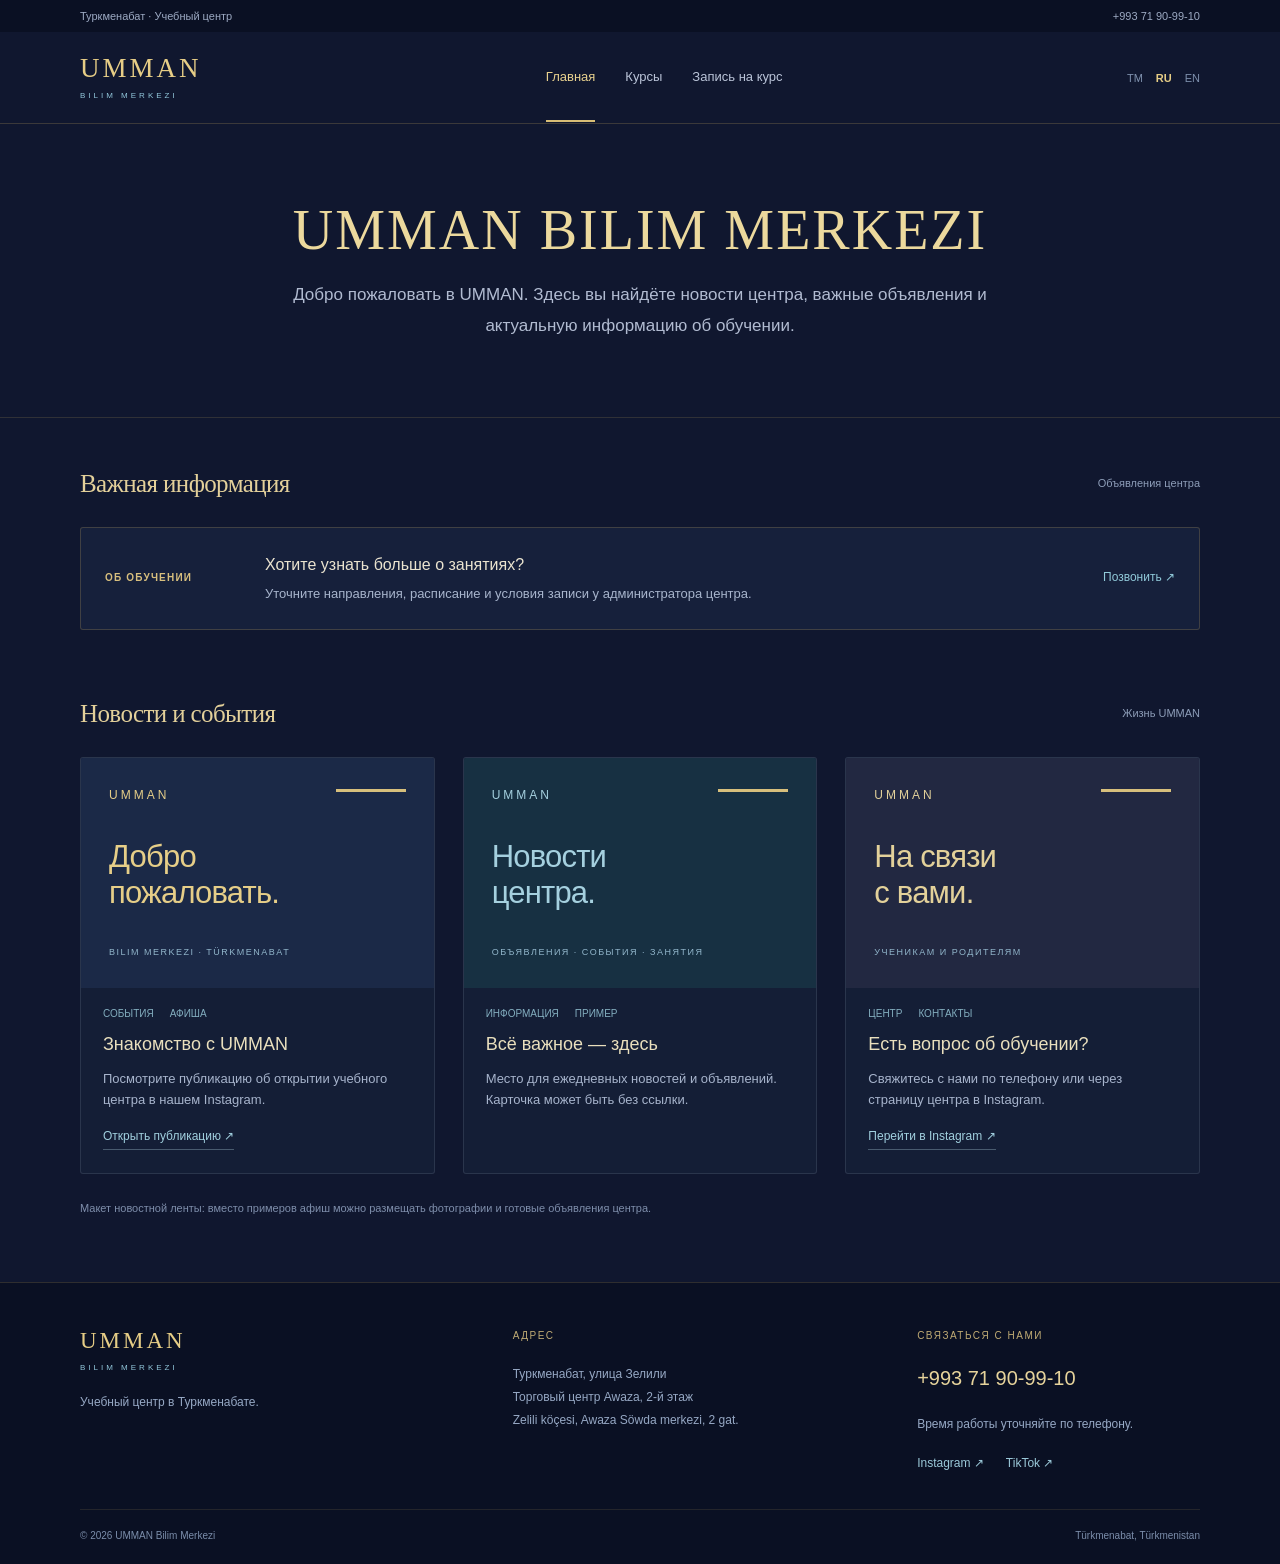
<file: index.html>
<!doctype html>
<html lang="ru">
  <head>
    <meta charset="utf-8" />
    <meta name="viewport" content="width=device-width,initial-scale=1" />
    <title>UMMAN — Учебный центр в Туркменабате</title>
    <meta
      name="description"
      content="Новости и объявления учебного центра UMMAN в Туркменабате. Адрес и контакты."
    />
    <link rel="stylesheet" href="./assets/css/site.css" />
    <link rel="stylesheet" href="./assets/css/layout.css" />
  </head>
  <body>
    <div class="top">
      <div class="wrap">
        <span>Туркменабат · Учебный центр</span
        ><a href="tel:+99371909910">+993 71 90-99-10</a>
      </div>
    </div>
    <header>
      <nav class="wrap nav" aria-label="Основное меню">
        <a class="wordmark" href="./">UMMAN<small>BILIM MERKEZI</small></a>
        <div class="menu">
          <a class="current" href="./" aria-current="page">Главная</a
          ><a href="./courses/">Курсы</a
          ><a href="./enrollment/">Запись на курс</a>
        </div>
        <div class="langs" aria-label="Выбор языка">
          <button type="button" lang="tk">TM</button
          ><button type="button" class="active" lang="ru">RU</button
          ><button type="button" lang="en">EN</button>
        </div>
      </nav>
    </header>
    <main>
      <section class="hero">
        <div class="wrap hero-grid">
          <div>
            <h1>UMMAN BILIM MERKEZI</h1>
            <p class="intro">
              Добро пожаловать в UMMAN. Здесь вы найдёте новости центра, важные
              объявления и актуальную информацию об обучении.
            </p>
          </div>
        </div>
      </section>
      <section class="wrap section">
        <div class="section-heading">
          <h2>Важная информация</h2>
          <span class="subtle">Объявления центра</span>
        </div>
        <article class="notice">
          <div class="notice-tag">ОБ ОБУЧЕНИИ</div>
          <div>
            <h3>Хотите узнать больше о занятиях?</h3>
            <p>
              Уточните направления, расписание и условия записи у администратора
              центра.
            </p>
          </div>
          <a href="tel:+99371909910">Позвонить ↗</a>
        </article>
      </section>
      <section class="wrap section news">
        <div class="section-heading">
          <h2>Новости и события</h2>
          <span class="subtle">Жизнь UMMAN</span>
        </div>
        <div class="grid">
          <article class="card">
            <div
              class="poster"
              role="img"
              aria-label="Пример афиши открытия центра"
            >
              <span class="poster-brand">UMMAN</span><span class="line"></span
              ><span class="poster-title">Добро<br />пожаловать.</span
              ><span class="poster-foot">BILIM MERKEZI · TÜRKMENABAT</span>
            </div>
            <div class="meta"><span>СОБЫТИЯ</span><span>АФИША</span></div>
            <h3>Знакомство с UMMAN</h3>
            <p>
              Посмотрите публикацию об открытии учебного центра в нашем
              Instagram.
            </p>
            <a
              class="text-link"
              href="https://www.instagram.com/ummanbilim/reel/DZ6_aNLCcck/"
              target="_blank"
              rel="noopener"
              >Открыть публикацию ↗</a
            >
          </article>
          <article class="card">
            <div
              class="poster two"
              role="img"
              aria-label="Пример информационной афиши"
            >
              <span class="poster-brand">UMMAN</span><span class="line"></span
              ><span class="poster-title">Новости<br />центра.</span
              ><span class="poster-foot">ОБЪЯВЛЕНИЯ · СОБЫТИЯ · ЗАНЯТИЯ</span>
            </div>
            <div class="meta"><span>ИНФОРМАЦИЯ</span><span>ПРИМЕР</span></div>
            <h3>Всё важное — здесь</h3>
            <p>
              Место для ежедневных новостей и объявлений. Карточка может быть
              без ссылки.
            </p>
          </article>
          <article class="card">
            <div
              class="poster three"
              role="img"
              aria-label="Пример афиши для родителей и учеников"
            >
              <span class="poster-brand">UMMAN</span><span class="line"></span
              ><span class="poster-title">На связи<br />с вами.</span
              ><span class="poster-foot">УЧЕНИКАМ И РОДИТЕЛЯМ</span>
            </div>
            <div class="meta"><span>ЦЕНТР</span><span>КОНТАКТЫ</span></div>
            <h3>Есть вопрос об обучении?</h3>
            <p>
              Свяжитесь с нами по телефону или через страницу центра в
              Instagram.
            </p>
            <a
              class="text-link"
              href="https://www.instagram.com/ummanbilim/"
              target="_blank"
              rel="noopener"
              >Перейти в Instagram ↗</a
            >
          </article>
        </div>
        <p class="note">
          Макет новостной ленты: вместо примеров афиш можно размещать фотографии
          и готовые объявления центра.
        </p>
      </section>
    </main>
    <footer class="footer">
      <div class="wrap">
        <div class="footer-grid">
          <div>
            <a class="wordmark" href="./">UMMAN<small>BILIM MERKEZI</small></a>
            <p>Учебный центр в Туркменабате.</p>
          </div>
          <div>
            <h3>АДРЕС</h3>
            <p>
              Туркменабат, улица Зелили<br />Торговый центр Awaza, 2-й этаж<br />Zelili
              köçesi, Awaza Söwda merkezi, 2 gat.
            </p>
          </div>
          <div>
            <h3>СВЯЗАТЬСЯ С НАМИ</h3>
            <a class="phone" href="tel:+99371909910">+993 71 90-99-10</a>
            <p>Время работы уточняйте по телефону.</p>
            <div class="socials">
              <a
                href="https://www.instagram.com/ummanbilim/"
                target="_blank"
                rel="noopener"
                >Instagram ↗</a
              ><a
                href="https://www.tiktok.com/@ummanbilim"
                target="_blank"
                rel="noopener"
                >TikTok ↗</a
              >
            </div>
          </div>
        </div>
        <div class="bottom">
          <span>© 2026 UMMAN Bilim Merkezi</span
          ><span>Türkmenabat, Türkmenistan</span>
        </div>
      </div>
    </footer>
    <script src="./assets/js/preview-config.js" defer></script><script src="./assets/js/i18n.js" defer></script>
    <script src="./assets/js/content.js" defer></script>
  </body>
</html>
</file>
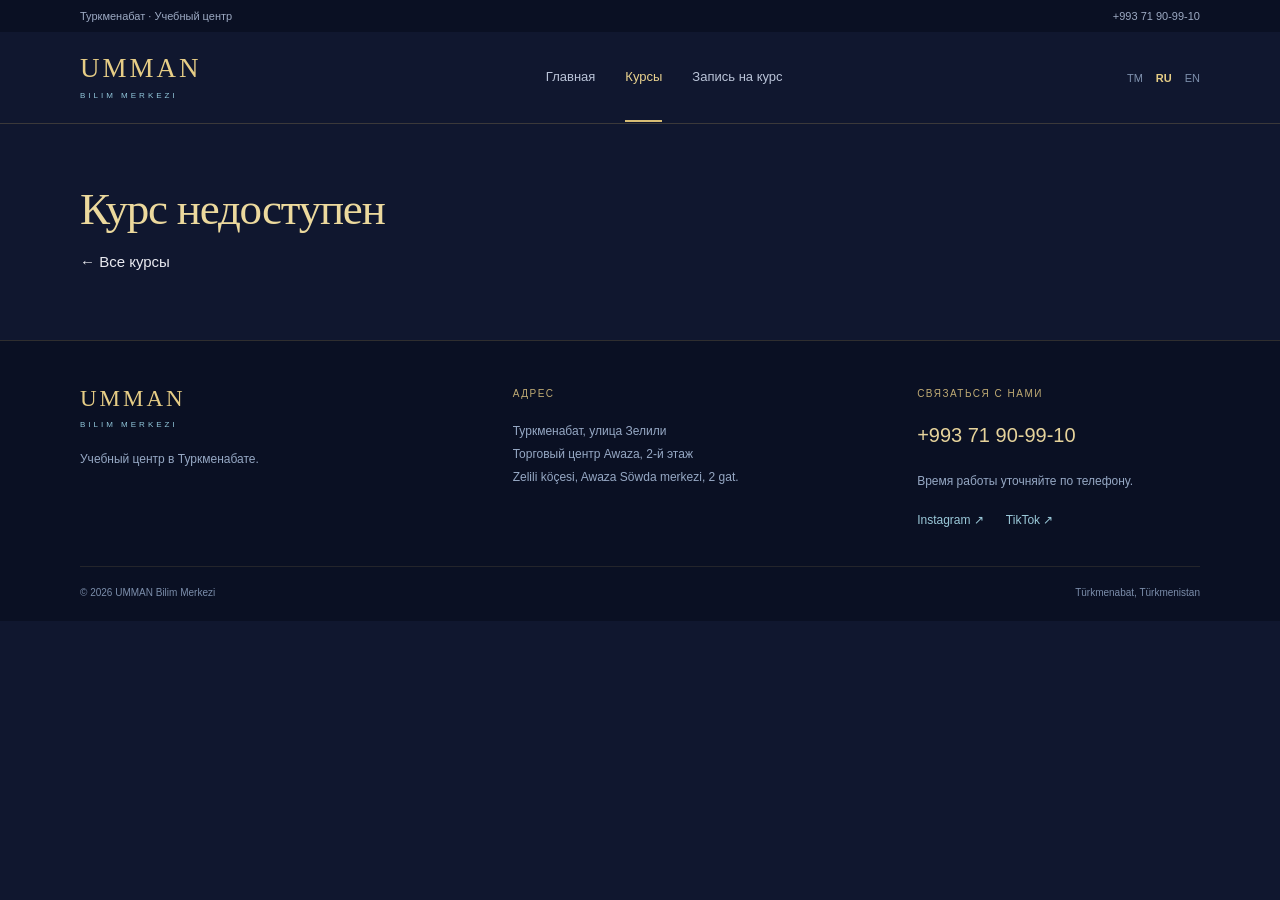
<file: courses/index.html>
<!doctype html>
<html lang="ru">
  <head>
    <meta charset="utf-8" />
    <meta name="viewport" content="width=device-width,initial-scale=1" />
    <title>Курсы — UMMAN</title>
    <meta
      name="description"
      content="Курсы. Курсы UMMAN Bilim Merkezi в Туркменабате."
    />
    <link rel="stylesheet" href="../assets/css/site.css" />
    <link rel="stylesheet" href="../assets/css/courses.css" />
    <link rel="stylesheet" href="../assets/css/layout.css" />
  </head>
  <body>
    <div class="top">
      <div class="wrap">
        <span>Туркменабат · Учебный центр</span
        ><a href="tel:+99371909910">+993 71 90-99-10</a>
      </div>
    </div>
    <header>
      <nav class="wrap nav" aria-label="Основное меню">
        <a class="wordmark" href="../">UMMAN<small>BILIM MERKEZI</small></a>
        <div class="menu">
          <a href="../">Главная</a
          ><a class="current" aria-current="page" href="../courses/">Курсы</a
          ><a href="../enrollment/">Запись на курс</a>
        </div>
        <div class="langs" aria-label="Выбор языка">
          <button type="button" lang="tk">TM</button
          ><button type="button" class="active" lang="ru">RU</button
          ><button type="button" lang="en">EN</button>
        </div>
      </nav>
    </header>
    <main>
      <section class="course-intro">
        <div class="wrap">
          <div class="eyebrow">UMMAN BILIM MERKEZI</div>
          <h1>Найдите своё направление</h1>
          <p>
            Иностранные языки, школьные предметы, технологии и творчество.
            Познакомьтесь с курсами UMMAN и выберите то, чему хотите научиться.
          </p>
        </div>
      </section>
      <section class="wrap catalog">
        <div class="filters" aria-label="Направления курсов">
          <button type="button" aria-pressed="true" data-filter="Все курсы">
            Все курсы</button
          ><button
            type="button"
            aria-pressed="false"
            data-filter="Школьные предметы"
          >
            Школьные предметы</button
          ><button type="button" aria-pressed="false" data-filter="Языки">
            Языки</button
          ><button type="button" aria-pressed="false" data-filter="Технологии">
            Технологии</button
          ><button type="button" aria-pressed="false" data-filter="Для детей">
            Для детей</button
          ><button
            type="button"
            aria-pressed="false"
            data-filter="Другие направления"
          >
            Другие направления
          </button>
        </div>
        <div class="course-grid">
          <article class="course-card" data-group="Школьные предметы">
            <div class="course-mark">
              <span>ШКОЛЬНЫЕ ПРЕДМЕТЫ</span><b>01</b>
            </div>
            <h2>Математика</h2>
            <p>Понимать, а не просто запоминать.</p>
            <a href="../courses/math/">Подробнее о курсе ↗</a>
          </article>
          <article class="course-card" data-group="Школьные предметы">
            <div class="course-mark">
              <span>ШКОЛЬНЫЕ ПРЕДМЕТЫ</span><b>02</b>
            </div>
            <h2>Физика</h2>
            <p>Откройте логику окружающего мира.</p>
            <a href="../courses/physics/">Подробнее о курсе ↗</a>
          </article>
          <article class="course-card" data-group="Школьные предметы">
            <div class="course-mark">
              <span>ШКОЛЬНЫЕ ПРЕДМЕТЫ</span><b>03</b>
            </div>
            <h2>Химия</h2>
            <p>От элементов — к пониманию реакций.</p>
            <a href="../courses/chemistry/">Подробнее о курсе ↗</a>
          </article>
          <article class="course-card" data-group="Школьные предметы">
            <div class="course-mark">
              <span>ШКОЛЬНЫЕ ПРЕДМЕТЫ</span><b>04</b>
            </div>
            <h2>Биология</h2>
            <p>Изучайте жизнь во всём её разнообразии.</p>
            <a href="../courses/biology/">Подробнее о курсе ↗</a>
          </article>
          <article class="course-card" data-group="Языки">
            <div class="course-mark"><span>ЯЗЫКИ</span><b>05</b></div>
            <h2>Русский язык</h2>
            <p>Выражайте мысли ясно и уверенно.</p>
            <a href="../courses/russian/">Подробнее о курсе ↗</a>
          </article>
          <article class="course-card" data-group="Языки">
            <div class="course-mark"><span>ЯЗЫКИ</span><b>06</b></div>
            <h2>Английский язык</h2>
            <p>Больше возможностей для общения.</p>
            <a href="../courses/english/">Подробнее о курсе ↗</a>
          </article>
          <article class="course-card" data-group="Языки">
            <div class="course-mark"><span>ЯЗЫКИ</span><b>07</b></div>
            <h2>Китайский язык</h2>
            <p>Познакомьтесь с новым языком и культурой.</p>
            <a href="../courses/chinese/">Подробнее о курсе ↗</a>
          </article>
          <article class="course-card" data-group="Языки">
            <div class="course-mark"><span>ЯЗЫКИ</span><b>08</b></div>
            <h2>Японский язык</h2>
            <p>Сделайте первый шаг к японскому языку.</p>
            <a href="../courses/japanese/">Подробнее о курсе ↗</a>
          </article>
          <article class="course-card" data-group="Языки">
            <div class="course-mark"><span>ЯЗЫКИ</span><b>09</b></div>
            <h2>Немецкий язык</h2>
            <p>Расширяйте границы общения.</p>
            <a href="../courses/german/">Подробнее о курсе ↗</a>
          </article>
          <article class="course-card" data-group="Языки">
            <div class="course-mark"><span>ЯЗЫКИ</span><b>10</b></div>
            <h2>Корейский язык</h2>
            <p>Откройте для себя корейский язык.</p>
            <a href="../courses/korean/">Подробнее о курсе ↗</a>
          </article>
          <article class="course-card" data-group="Языки">
            <div class="course-mark"><span>ЯЗЫКИ</span><b>11</b></div>
            <h2>Французский язык</h2>
            <p>Учитесь понимать и говорить.</p>
            <a href="../courses/french/">Подробнее о курсе ↗</a>
          </article>
          <article class="course-card" data-group="Языки">
            <div class="course-mark"><span>ЯЗЫКИ</span><b>12</b></div>
            <h2>Арабский язык</h2>
            <p>Откройте новый мир языка.</p>
            <a href="../courses/arabic/">Подробнее о курсе ↗</a>
          </article>
          <article class="course-card" data-group="Технологии">
            <div class="course-mark"><span>ТЕХНОЛОГИИ</span><b>13</b></div>
            <h2>Компьютерная грамотность</h2>
            <p>Освойтесь в цифровом мире.</p>
            <a href="../courses/computer/">Подробнее о курсе ↗</a>
          </article>
          <article class="course-card" data-group="Технологии">
            <div class="course-mark"><span>ТЕХНОЛОГИИ</span><b>14</b></div>
            <h2>Программирование</h2>
            <p>От идеи — к первым решениям.</p>
            <a href="../courses/programming/">Подробнее о курсе ↗</a>
          </article>
          <article class="course-card" data-group="Технологии">
            <div class="course-mark"><span>ТЕХНОЛОГИИ</span><b>15</b></div>
            <h2>Робототехника</h2>
            <p>Исследуйте. Собирайте. Пробуйте.</p>
            <a href="../courses/robotics/">Подробнее о курсе ↗</a>
          </article>
          <article class="course-card" data-group="Для детей">
            <div class="course-mark"><span>ДЛЯ ДЕТЕЙ</span><b>16</b></div>
            <h2>Подготовка к школе</h2>
            <p>Первый шаг к школьной жизни.</p>
            <a href="../courses/preschool/">Подробнее о курсе ↗</a>
          </article>
          <article class="course-card" data-group="Для детей">
            <div class="course-mark"><span>ДЛЯ ДЕТЕЙ</span><b>17</b></div>
            <h2>Занятия для 1–4 классов</h2>
            <p>Поддержка в школьных занятиях.</p>
            <a href="../courses/primary/">Подробнее о курсе ↗</a>
          </article>
          <article class="course-card" data-group="Другие направления">
            <div class="course-mark">
              <span>ДРУГИЕ НАПРАВЛЕНИЯ</span><b>18</b>
            </div>
            <h2>Изобразительное искусство</h2>
            <p>Дайте идеям обрести форму.</p>
            <a href="../courses/art/">Подробнее о курсе ↗</a>
          </article>
          <article class="course-card" data-group="Другие направления">
            <div class="course-mark">
              <span>ДРУГИЕ НАПРАВЛЕНИЯ</span><b>19</b>
            </div>
            <h2>Занятия с дефектологом</h2>
            <p>Обсудите потребности ребёнка со специалистом.</p>
            <a href="../courses/defectologist/">Подробнее о курсе ↗</a>
          </article>
        </div>
        <p class="catalog-note">
          Открытые группы, уровень подготовки, стоимость и время занятий
          уточняйте в центре.
        </p>
      </section>
      <script src="../assets/js/course-filters.js" defer></script>
    </main>
    <footer class="footer">
      <div class="wrap">
        <div class="footer-grid">
          <div>
            <a class="wordmark" href="../">UMMAN<small>BILIM MERKEZI</small></a>
            <p>Учебный центр в Туркменабате.</p>
          </div>
          <div>
            <h3>АДРЕС</h3>
            <p>
              Туркменабат, улица Зелили<br />Торговый центр Awaza, 2-й этаж<br />Zelili
              köçesi, Awaza Söwda merkezi, 2 gat.
            </p>
          </div>
          <div>
            <h3>СВЯЗАТЬСЯ С НАМИ</h3>
            <a class="phone" href="tel:+99371909910">+993 71 90-99-10</a>
            <p>Время работы уточняйте по телефону.</p>
            <div class="socials">
              <a
                href="https://www.instagram.com/ummanbilim/"
                target="_blank"
                rel="noopener"
                >Instagram ↗</a
              ><a
                href="https://www.tiktok.com/@ummanbilim"
                target="_blank"
                rel="noopener"
                >TikTok ↗</a
              >
            </div>
          </div>
        </div>
        <div class="bottom">
          <span>© 2026 UMMAN Bilim Merkezi</span
          ><span>Türkmenabat, Türkmenistan</span>
        </div>
      </div>
    </footer>
    <script src="../assets/js/preview-config.js" defer></script><script src="../assets/js/i18n.js" defer></script>
    <script src="../assets/js/content.js" defer></script>
  </body>
</html>
</file>
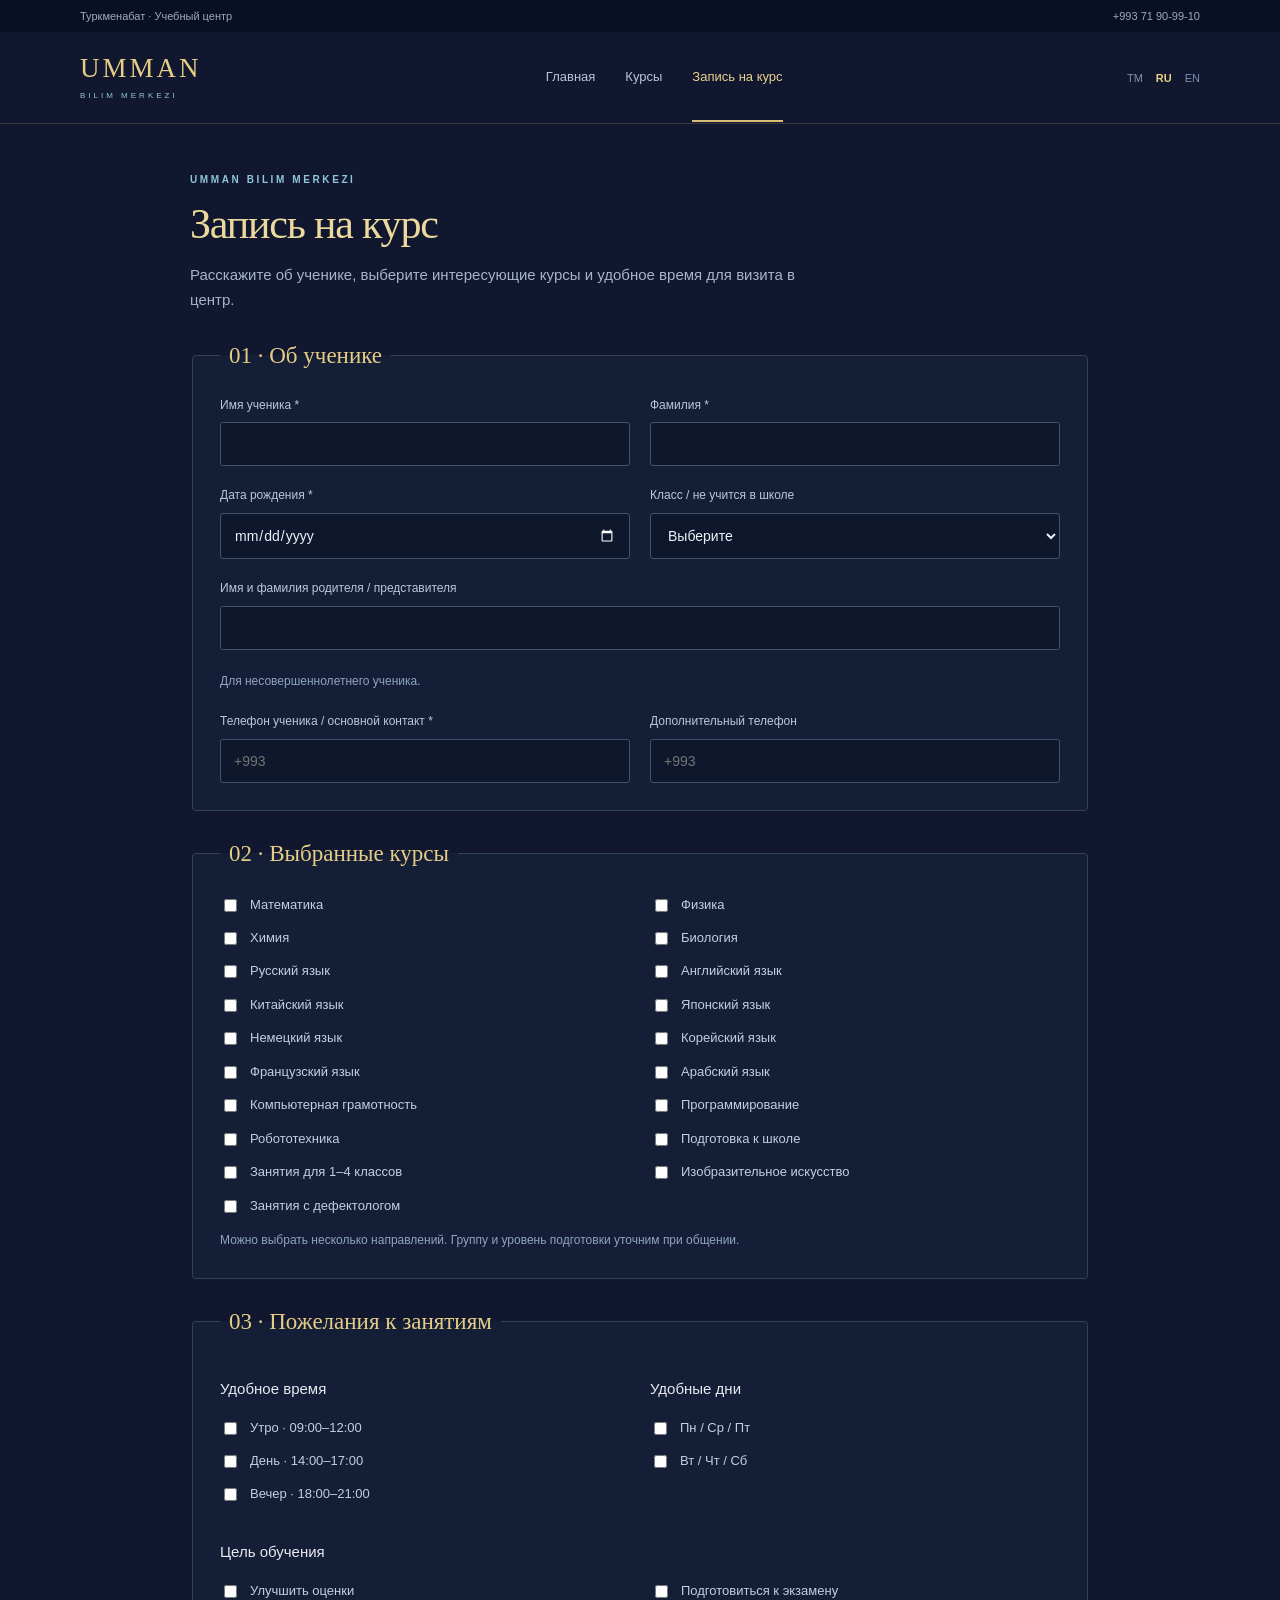
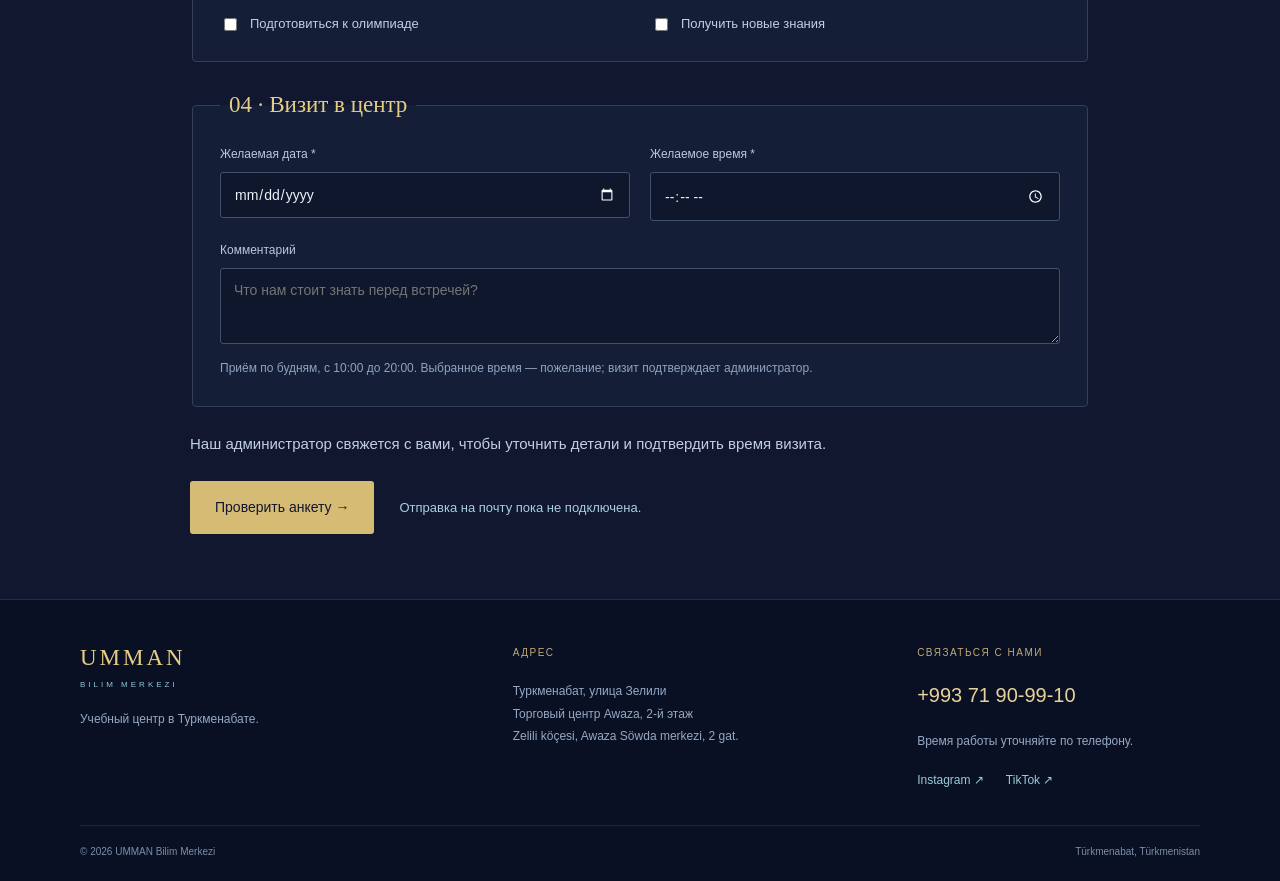
<file: enrollment/index.html>
<!doctype html>
<html lang="ru">
  <head>
    <meta charset="utf-8" />
    <meta name="viewport" content="width=device-width,initial-scale=1" />
    <title>Запись на курс — UMMAN</title>
    <meta
      name="description"
      content="Новости и объявления учебного центра UMMAN в Туркменабате. Адрес и контакты."
    />
    <link rel="stylesheet" href="../assets/css/site.css" />
    <link rel="stylesheet" href="../assets/css/enrollment.css" />
    <link rel="stylesheet" href="../assets/css/layout.css" />
  </head>
  <body>
    <div class="top">
      <div class="wrap">
        <span>Туркменабат · Учебный центр</span
        ><a href="tel:+99371909910">+993 71 90-99-10</a>
      </div>
    </div>
    <header>
      <nav class="wrap nav" aria-label="Основное меню">
        <a class="wordmark" href="../">UMMAN<small>BILIM MERKEZI</small></a>
        <div class="menu">
          <a href="../">Главная</a><a href="../courses/">Курсы</a
          ><a class="current" aria-current="page" href="../enrollment/"
            >Запись на курс</a
          >
        </div>
        <div class="langs" aria-label="Выбор языка">
          <button type="button" lang="tk">TM</button
          ><button type="button" class="active" lang="ru">RU</button
          ><button type="button" lang="en">EN</button>
        </div>
      </nav>
    </header>
    <main class="wrap enroll">
      <div class="eyebrow">UMMAN BILIM MERKEZI</div>
      <h1>Запись на курс</h1>
      <p class="enroll-lead">
        Расскажите об ученике, выберите интересующие курсы и удобное время для
        визита в центр.
      </p>
      <form id="application">
        <fieldset class="form-section">
          <legend>01 · Об ученике</legend>
          <div class="fields">
            <label class="field"
              >Имя ученика *<input
                name="Имя"
                autocomplete="given-name"
                required
                maxlength="100" /></label
            ><label class="field"
              >Фамилия *<input
                name="Фамилия"
                autocomplete="family-name"
                required
                maxlength="100" /></label
            ><label class="field"
              >Дата рождения *<input
                type="date"
                name="Дата рождения"
                required
                id="birth" /></label
            ><label class="field"
              >Класс / не учится в школе<select name="Класс">
                <option value="">Выберите</option>
                <option>Дошкольник</option>
                <option>1 класс</option>
                <option>2 класс</option>
                <option>3 класс</option>
                <option>4 класс</option>
                <option>5 класс</option>
                <option>6 класс</option>
                <option>7 класс</option>
                <option>8 класс</option>
                <option>9 класс</option>
                <option>10 класс</option>
                <option>11 класс</option>
                <option>12 класс</option>
                <option>Не учусь в школе</option>
              </select></label
            ><label class="field full"
              >Имя и фамилия родителя / представителя<input
                name="Родитель"
                maxlength="200"
              /><span class="help"
                >Для несовершеннолетнего ученика.</span
              ></label
            ><label class="field"
              >Телефон ученика / основной контакт *<input
                type="tel"
                name="Телефон"
                placeholder="+993"
                required
                maxlength="30"
                pattern="[+0-9() .-]{7,30}" /></label
            ><label class="field"
              >Дополнительный телефон<input
                type="tel"
                name="Дополнительный телефон"
                placeholder="+993"
                maxlength="30"
            /></label>
          </div>
        </fieldset>
        <fieldset class="form-section">
          <legend>02 · Выбранные курсы</legend>
          <div class="choices">
            <label class="choice"
              ><input type="checkbox" name="Курсы" value="Математика" /><span
                >Математика</span
              ></label
            ><label class="choice"
              ><input type="checkbox" name="Курсы" value="Физика" /><span
                >Физика</span
              ></label
            ><label class="choice"
              ><input type="checkbox" name="Курсы" value="Химия" /><span
                >Химия</span
              ></label
            ><label class="choice"
              ><input type="checkbox" name="Курсы" value="Биология" /><span
                >Биология</span
              ></label
            ><label class="choice"
              ><input type="checkbox" name="Курсы" value="Русский язык" /><span
                >Русский язык</span
              ></label
            ><label class="choice"
              ><input
                type="checkbox"
                name="Курсы"
                value="Английский язык"
              /><span>Английский язык</span></label
            ><label class="choice"
              ><input
                type="checkbox"
                name="Курсы"
                value="Китайский язык"
              /><span>Китайский язык</span></label
            ><label class="choice"
              ><input type="checkbox" name="Курсы" value="Японский язык" /><span
                >Японский язык</span
              ></label
            ><label class="choice"
              ><input type="checkbox" name="Курсы" value="Немецкий язык" /><span
                >Немецкий язык</span
              ></label
            ><label class="choice"
              ><input
                type="checkbox"
                name="Курсы"
                value="Корейский язык"
              /><span>Корейский язык</span></label
            ><label class="choice"
              ><input
                type="checkbox"
                name="Курсы"
                value="Французский язык"
              /><span>Французский язык</span></label
            ><label class="choice"
              ><input type="checkbox" name="Курсы" value="Арабский язык" /><span
                >Арабский язык</span
              ></label
            ><label class="choice"
              ><input
                type="checkbox"
                name="Курсы"
                value="Компьютерная грамотность"
              /><span>Компьютерная грамотность</span></label
            ><label class="choice"
              ><input
                type="checkbox"
                name="Курсы"
                value="Программирование"
              /><span>Программирование</span></label
            ><label class="choice"
              ><input type="checkbox" name="Курсы" value="Робототехника" /><span
                >Робототехника</span
              ></label
            ><label class="choice"
              ><input
                type="checkbox"
                name="Курсы"
                value="Подготовка к школе"
              /><span>Подготовка к школе</span></label
            ><label class="choice"
              ><input
                type="checkbox"
                name="Курсы"
                value="Занятия для 1–4 классов"
              /><span>Занятия для 1–4 классов</span></label
            ><label class="choice"
              ><input
                type="checkbox"
                name="Курсы"
                value="Изобразительное искусство"
              /><span>Изобразительное искусство</span></label
            ><label class="choice"
              ><input
                type="checkbox"
                name="Курсы"
                value="Занятия с дефектологом"
              /><span>Занятия с дефектологом</span></label
            >
          </div>
          <p class="help">
            Можно выбрать несколько направлений. Группу и уровень подготовки
            уточним при общении.
          </p>
        </fieldset>
        <fieldset class="form-section">
          <legend>03 · Пожелания к занятиям</legend>
          <div class="fields">
            <div>
              <p>Удобное время</p>
              <div class="choices layout-3">
                <label class="choice"
                  ><input
                    type="checkbox"
                    name="Время занятий"
                    value="Утро · 09:00–12:00"
                  /><span>Утро · 09:00–12:00</span></label
                ><label class="choice"
                  ><input
                    type="checkbox"
                    name="Время занятий"
                    value="День · 14:00–17:00"
                  /><span>День · 14:00–17:00</span></label
                ><label class="choice"
                  ><input
                    type="checkbox"
                    name="Время занятий"
                    value="Вечер · 18:00–21:00"
                  /><span>Вечер · 18:00–21:00</span></label
                >
              </div>
            </div>
            <div>
              <p>Удобные дни</p>
              <div class="choices layout-3">
                <label class="choice"
                  ><input
                    type="checkbox"
                    name="Дни занятий"
                    value="Пн / Ср / Пт"
                  /><span>Пн / Ср / Пт</span></label
                ><label class="choice"
                  ><input
                    type="checkbox"
                    name="Дни занятий"
                    value="Вт / Чт / Сб"
                  /><span>Вт / Чт / Сб</span></label
                >
              </div>
            </div>
            <div class="full">
              <p>Цель обучения</p>
              <div class="choices">
                <label class="choice"
                  ><input
                    type="checkbox"
                    name="Цель обучения"
                    value="Улучшить оценки"
                  /><span>Улучшить оценки</span></label
                ><label class="choice"
                  ><input
                    type="checkbox"
                    name="Цель обучения"
                    value="Подготовиться к экзамену"
                  /><span>Подготовиться к экзамену</span></label
                ><label class="choice"
                  ><input
                    type="checkbox"
                    name="Цель обучения"
                    value="Подготовиться к олимпиаде"
                  /><span>Подготовиться к олимпиаде</span></label
                ><label class="choice"
                  ><input
                    type="checkbox"
                    name="Цель обучения"
                    value="Получить новые знания"
                  /><span>Получить новые знания</span></label
                >
              </div>
            </div>
          </div>
        </fieldset>
        <fieldset class="form-section">
          <legend>04 · Визит в центр</legend>
          <div class="fields">
            <label class="field"
              >Желаемая дата *<input
                id="visit-date"
                name="Дата визита"
                type="date"
                required /></label
            ><label class="field"
              >Желаемое время *<input
                name="Время визита"
                type="time"
                min="10:00"
                max="20:00"
                required /></label
            ><label class="field full"
              >Комментарий<textarea
                name="Комментарий"
                rows="3"
                maxlength="2000"
                placeholder="Что нам стоит знать перед встречей?"
              ></textarea>
            </label>
          </div>
          <p class="help">
            Приём по будням, с 10:00 до 20:00. Выбранное время — пожелание;
            визит подтверждает администратор.
          </p>
        </fieldset>
        <p class="layout-4">
          Наш администратор свяжется с вами, чтобы уточнить детали и подтвердить
          время визита.
        </p>
        <div class="submit-bar">
          <button type="submit">Проверить анкету →</button
          ><span class="status">Отправка на почту пока не подключена.</span>
        </div>
        <section class="review" id="review" aria-live="polite" hidden></section>
      </form>
    </main>
    <footer class="footer">
      <div class="wrap">
        <div class="footer-grid">
          <div>
            <a class="wordmark" href="../">UMMAN<small>BILIM MERKEZI</small></a>
            <p>Учебный центр в Туркменабате.</p>
          </div>
          <div>
            <h3>АДРЕС</h3>
            <p>
              Туркменабат, улица Зелили<br />Торговый центр Awaza, 2-й этаж<br />Zelili
              köçesi, Awaza Söwda merkezi, 2 gat.
            </p>
          </div>
          <div>
            <h3>СВЯЗАТЬСЯ С НАМИ</h3>
            <a class="phone" href="tel:+99371909910">+993 71 90-99-10</a>
            <p>Время работы уточняйте по телефону.</p>
            <div class="socials">
              <a
                href="https://www.instagram.com/ummanbilim/"
                target="_blank"
                rel="noopener"
                >Instagram ↗</a
              ><a
                href="https://www.tiktok.com/@ummanbilim"
                target="_blank"
                rel="noopener"
                >TikTok ↗</a
              >
            </div>
          </div>
        </div>
        <div class="bottom">
          <span>© 2026 UMMAN Bilim Merkezi</span
          ><span>Türkmenabat, Türkmenistan</span>
        </div>
      </div>
    </footer>
    <script src="../assets/js/enrollment.js" defer></script>
    <script src="../assets/js/preview-config.js" defer></script><script src="../assets/js/i18n.js" defer></script>
    <script src="../assets/js/content.js" defer></script>
  </body>
</html>
</file>
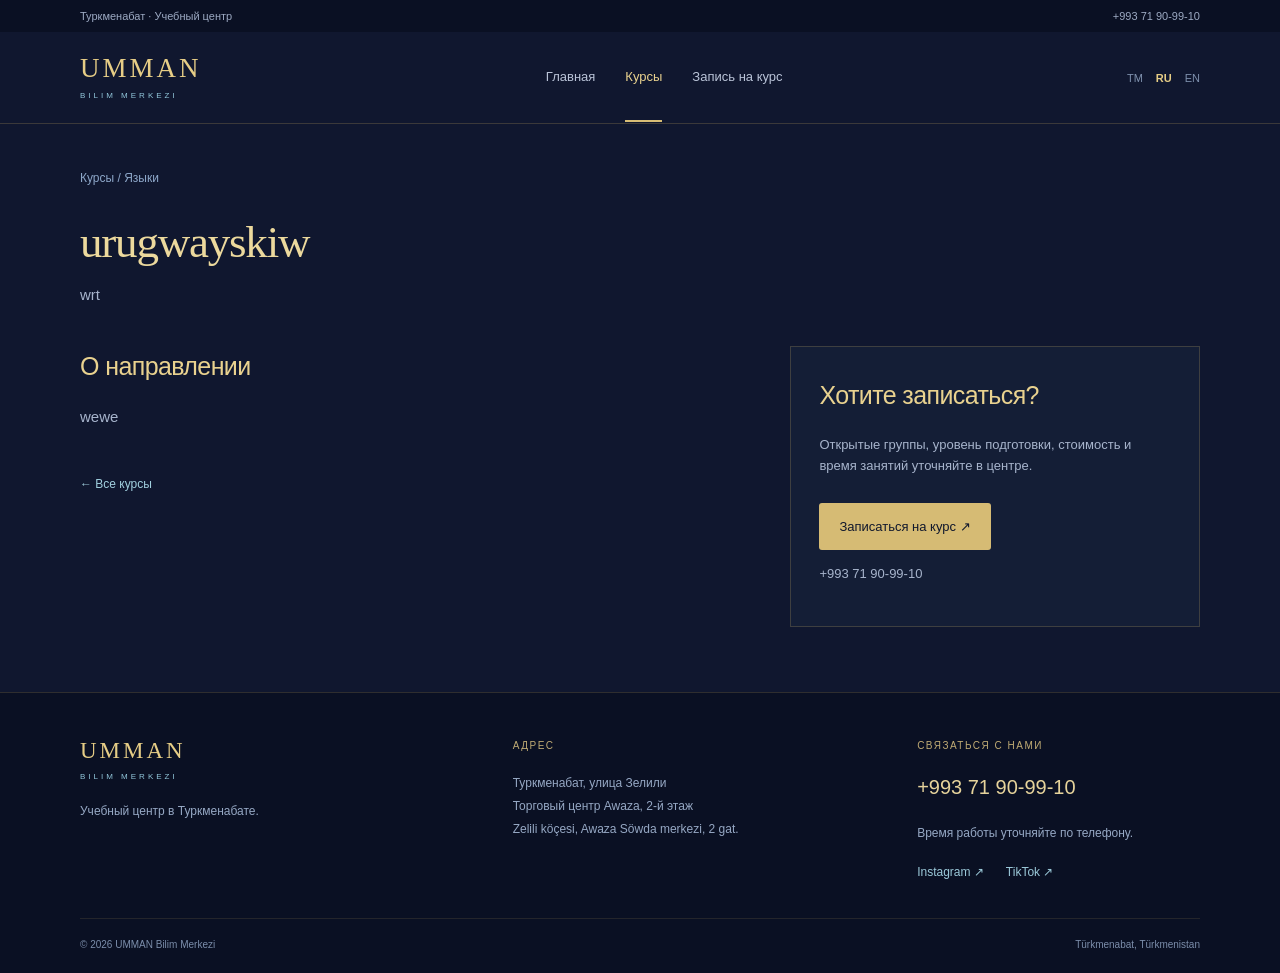
<file: courses/2d7c82a8-9a85-4dcc-b21c-2b18be2580d5/index.html>
<!doctype html>
<html lang="ru">
  <head>
    <meta charset="utf-8" />
    <meta name="viewport" content="width=device-width,initial-scale=1" />
    <title>Английский язык — UMMAN</title>
    <meta
      name="description"
      content="Английский язык. Курсы UMMAN Bilim Merkezi в Туркменабате."
    />
    <link rel="stylesheet" href="../../assets/css/site.css" />
    <link rel="stylesheet" href="../../assets/css/courses.css" />
    <link rel="stylesheet" href="../../assets/css/layout.css" />
  </head>
  <body>
    <div class="top">
      <div class="wrap">
        <span>Туркменабат · Учебный центр</span
        ><a href="tel:+99371909910">+993 71 90-99-10</a>
      </div>
    </div>
    <header>
      <nav class="wrap nav" aria-label="Основное меню">
        <a class="wordmark" href="../../">UMMAN<small>BILIM MERKEZI</small></a>
        <div class="menu">
          <a href="../../">Главная</a
          ><a class="current" aria-current="page" href="../../courses/">Курсы</a
          ><a href="../../enrollment/">Запись на курс</a>
        </div>
        <div class="langs" aria-label="Выбор языка">
          <button type="button" lang="tk">TM</button
          ><button type="button" class="active" lang="ru">RU</button
          ><button type="button" lang="en">EN</button>
        </div>
      </nav>
    </header>
    <main>
      <article class="wrap detail">
        <div class="crumb"><a href="../../courses/">Курсы</a> / Языки</div>
        <div class="eyebrow">Языки</div>
        <h1>Английский язык</h1>
        <p class="detail-lead">Больше возможностей для общения.</p>
        <div class="detail-layout">
          <div>
            <p>
              Развивайте навыки общения, пополняйте словарный запас и
              знакомьтесь с устройством языка. Уточните подходящую группу у
              администратора.
            </p>
            <h2 class="layout-1">О направлении</h2>
            <ul>
              <li>Понимание речи и произношение</li>
              <li>Словарный запас и грамматика</li>
              <li>Чтение, письмо и общение</li>
            </ul>
            <p class="layout-2">
              Общее описание направления. Точную программу, доступные группы и
              условия обучения уточняйте у администратора UMMAN.
            </p>
            <a class="back-link" href="../../courses/">← Все курсы</a>
          </div>
          <aside class="detail-aside">
            <h2>Хотите записаться?</h2>
            <p>
              Сообщите администратору, что вас интересует курс «Английский
              язык». Вам помогут уточнить группу и условия обучения.
            </p>
            <a class="gold-button" href="../../enrollment/">Записаться на курс ↗</a>
            <p>
              Или позвоните:<br /><a href="tel:+99371909910"
                >+993 71 90-99-10</a
              >
            </p>
          </aside>
        </div>
      </article>
    </main>
    <footer class="footer">
      <div class="wrap">
        <div class="footer-grid">
          <div>
            <a class="wordmark" href="../../">UMMAN<small>BILIM MERKEZI</small></a>
            <p>Учебный центр в Туркменабате.</p>
          </div>
          <div>
            <h3>АДРЕС</h3>
            <p>
              Туркменабат, улица Зелили<br />Торговый центр Awaza, 2-й этаж<br />Zelili
              köçesi, Awaza Söwda merkezi, 2 gat.
            </p>
          </div>
          <div>
            <h3>СВЯЗАТЬСЯ С НАМИ</h3>
            <a class="phone" href="tel:+99371909910">+993 71 90-99-10</a>
            <p>Время работы уточняйте по телефону.</p>
            <div class="socials">
              <a
                href="https://www.instagram.com/ummanbilim/"
                target="_blank"
                rel="noopener"
                >Instagram ↗</a
              ><a
                href="https://www.tiktok.com/@ummanbilim"
                target="_blank"
                rel="noopener"
                >TikTok ↗</a
              >
            </div>
          </div>
        </div>
        <div class="bottom">
          <span>© 2026 UMMAN Bilim Merkezi</span
          ><span>Türkmenabat, Türkmenistan</span>
        </div>
      </div>
    </footer>
    <script src="../../assets/js/preview-config.js" defer></script><script src="../../assets/js/i18n.js" defer></script>
    <script src="../../assets/js/content.js" defer></script>
  </body>
</html>
</file>
<file: assets/css/site.css>
* {
  box-sizing: border-box;
}
html {
  scroll-behavior: smooth;
}
body {
  margin: 0;
  background: #fafaf8;
  color: #182433;
  font:
    15px/1.65 Arial,
    Helvetica,
    sans-serif;
}
a {
  color: inherit;
  text-decoration: none;
}
button {
  font: inherit;
}
a:focus-visible,
button:focus-visible {
  outline: 2px solid #967b42;
  outline-offset: 5px;
}
.wrap {
  width: min(1120px, 90%);
  margin: auto;
}
.top {
  background: #142236;
  color: #c5ced9;
  font-size: 11px;
  padding: 7px 0;
}
.top .wrap {
  display: flex;
  justify-content: space-between;
}
header {
  background: #fff;
  border-bottom: 1px solid #e3e6e9;
}
.nav {
  min-height: 91px;
  display: flex;
  align-items: center;
  justify-content: space-between;
  gap: 35px;
}
.wordmark {
  font-size: 27px;
  letter-spacing: 4px;
  font-weight: 700;
  line-height: 1.1;
}
.wordmark small {
  display: block;
  font-size: 8px;
  letter-spacing: 2.7px;
  font-weight: 400;
  margin-top: 8px;
  color: #687587;
}
.menu {
  display: flex;
  align-items: center;
  gap: 30px;
  font-size: 13px;
}
.menu a {
  padding: 33px 0;
  border-bottom: 2px solid transparent;
}
.menu .current {
  border-color: #a88c50;
}
.menu a:hover {
  color: #967b42;
}
.langs {
  display: flex;
  gap: 13px;
}
.langs button {
  border: 0;
  background: none;
  color: #8a929c;
  padding: 0;
  font-size: 11px;
  cursor: pointer;
}
.langs .active {
  color: #182433;
  font-weight: 700;
}
.hero {
  padding: 68px 0 62px;
  border-bottom: 1px solid #e0e4e8;
}
.eyebrow {
  font-size: 10px;
  text-transform: uppercase;
  letter-spacing: 2px;
  color: #927640;
  font-weight: 700;
}
.hero-grid {
  display: grid;
  grid-template-columns: 1.6fr 1fr;
  gap: 85px;
  align-items: end;
}
h1 {
  font-size: clamp(36px, 4.5vw, 55px);
  line-height: 1.13;
  letter-spacing: -1.8px;
  font-weight: 500;
  margin: 19px 0 22px;
  max-width: 700px;
}
.intro {
  max-width: 575px;
  color: #687383;
  font-size: 15px;
  margin: 0;
  line-height: 1.8;
}
.hero-aside {
  border-left: 1px solid #d9dee4;
  padding: 5px 0 5px 28px;
  font-size: 13px;
  color: #657183;
}
.hero-aside strong {
  display: block;
  color: #243246;
  font-size: 15px;
  font-weight: 500;
  margin-bottom: 10px;
}
.hero-aside a {
  display: inline-block;
  margin-top: 18px;
  color: #182433;
  border-bottom: 1px solid #a88c50;
  font-size: 12px;
}
.section {
  padding: 45px 0;
}
.section-heading {
  display: flex;
  align-items: center;
  justify-content: space-between;
  gap: 25px;
  margin-bottom: 23px;
}
h2 {
  font-size: 25px;
  font-weight: 500;
  letter-spacing: -0.6px;
  margin: 0;
}
.subtle {
  font-size: 11px;
  color: #85909d;
}
.notice {
  display: grid;
  grid-template-columns: 135px 1fr auto;
  align-items: center;
  gap: 25px;
  border-top: 1px solid #dce1e6;
  border-bottom: 1px solid #dce1e6;
  padding: 24px 0;
}
.notice-tag {
  color: #927640;
  font-size: 10px;
  letter-spacing: 1.2px;
  font-weight: 700;
}
.notice h3 {
  font-size: 16px;
  font-weight: 500;
  margin: 0 0 5px;
}
.notice p {
  font-size: 13px;
  color: #6b7787;
  margin: 0;
}
.notice a {
  font-size: 12px;
  white-space: nowrap;
}
.news {
  padding-top: 18px;
  padding-bottom: 65px;
}
.grid {
  display: grid;
  grid-template-columns: repeat(3, 1fr);
  gap: 28px;
}
.poster {
  height: 230px;
  overflow: hidden;
  position: relative;
  padding: 28px;
  background: #17283f;
  color: #eee6d3;
  display: flex;
  flex-direction: column;
  justify-content: space-between;
}
.poster-brand {
  font-size: 12px;
  letter-spacing: 3px;
}
.poster-title {
  font-size: 31px;
  line-height: 1.18;
  letter-spacing: -0.8px;
  font-weight: 500;
}
.poster-foot {
  font-size: 9px;
  letter-spacing: 1.5px;
  color: #b6c3d1;
}
.poster.two {
  background: #e8ebe5;
  color: #273b35;
}
.poster.two .poster-foot {
  color: #637367;
}
.poster.three {
  background: #e7e3d9;
  color: #594e35;
}
.poster.three .poster-foot {
  color: #83775e;
}
.poster .line {
  position: absolute;
  width: 70px;
  height: 3px;
  background: #af965f;
  right: 28px;
  top: 31px;
}
.meta {
  font-size: 10px;
  color: #8a94a0;
  display: flex;
  gap: 16px;
  margin-top: 18px;
}
.card h3 {
  font-size: 18px;
  line-height: 1.4;
  font-weight: 500;
  margin: 10px 0;
}
.card p {
  font-size: 13px;
  color: #6d7888;
  margin: 0;
}
.text-link {
  display: inline-block;
  font-size: 12px;
  border-bottom: 1px solid #b5a37c;
  margin-top: 17px;
  padding-bottom: 2px;
}
.note {
  font-size: 11px;
  color: #8b95a0;
  margin: 25px 0 0;
}
.footer {
  background: #142236;
  color: #d9e0e9;
  padding: 45px 0 20px;
}
.footer-grid {
  display: grid;
  grid-template-columns: 1.3fr 1.2fr 1fr;
  gap: 65px;
}
.footer .wordmark {
  font-size: 23px;
  color: #ece6d5;
}
.footer .wordmark small {
  color: #95a7bb;
}
.footer p {
  color: #a6b4c5;
  font-size: 12px;
  line-height: 1.9;
  margin: 18px 0;
}
.footer h3 {
  font-size: 10px;
  letter-spacing: 1.5px;
  font-weight: 400;
  color: #8e9fb4;
  margin: 0 0 17px;
}
.phone {
  font-size: 20px;
  color: #e3e8ef;
}
.socials {
  display: flex;
  gap: 22px;
  font-size: 12px;
}
.bottom {
  display: flex;
  justify-content: space-between;
  border-top: 1px solid #344155;
  margin-top: 35px;
  padding-top: 18px;
  color: #8294aa;
  font-size: 10px;
}
@media (max-width: 760px) {
  .top {
    font-size: 10px;
  }
  .nav {
    flex-wrap: wrap;
    gap: 20px;
    padding: 23px 0 0;
  }
  .wordmark {
    font-size: 24px;
  }
  .menu {
    order: 3;
    width: 100%;
    gap: 0;
    justify-content: space-between;
    font-size: 11px;
  }
  .menu a {
    padding: 12px 0;
  }
  .langs {
    margin-left: auto;
  }
  .hero {
    padding: 40px 0;
  }
  .hero-grid {
    grid-template-columns: 1fr;
    gap: 30px;
  }
  h1 {
    font-size: 39px;
    letter-spacing: -1px;
  }
  .hero-aside {
    padding-left: 20px;
  }
  .section {
    padding: 32px 0;
  }
  .notice {
    grid-template-columns: 1fr;
    gap: 10px;
    padding: 20px 0;
  }
  .grid {
    grid-template-columns: 1fr;
    gap: 35px;
  }
  .poster {
    height: 245px;
  }
  .news {
    padding-top: 12px;
    padding-bottom: 40px;
  }
  .footer-grid {
    grid-template-columns: 1fr;
    gap: 27px;
  }
  .footer p {
    margin: 12px 0;
  }
  .section-heading {
    align-items: start;
  }
  h2 {
    font-size: 23px;
  }
  .bottom {
    gap: 20px;
    flex-wrap: wrap;
  }
}
/* Dark blue UMMAN theme */
body {
  background: #0d1b2e;
  color: #edf2f9;
}
.top {
  background: #091422;
  color: #9badc4;
}
header {
  background: #0d1b2e;
  border-color: #29394e;
}
.wordmark {
  color: #fff;
}
.wordmark small {
  color: #8da7c9;
}
.menu {
  color: #b7c6da;
}
.menu .current {
  color: #fff;
  border-color: #4386ee;
}
.menu a:hover {
  color: #70a6f7;
}
.langs button {
  color: #7f95b2;
}
.langs .active {
  color: #fff;
}
.hero {
  border-color: #29394e;
}
.eyebrow {
  color: #7daaf0;
}
h1 {
  color: #fff;
}
.intro {
  color: #a4b7d0;
}
.hero-aside {
  border-color: #33465f;
  color: #a4b7d0;
}
.hero-aside strong {
  color: #e1eaf7;
}
.hero-aside a {
  background: #2467d5;
  color: #fff;
  border: 0;
  padding: 10px 17px;
  border-radius: 4px;
}
.section-heading h2 {
  color: #edf2f9;
}
.subtle {
  color: #839ab7;
}
.notice {
  background: #14263e;
  border: 1px solid #2c405b;
  padding: 24px;
  border-radius: 6px;
}
.notice-tag {
  color: #87b3f5;
}
.notice h3 {
  color: #edf2f9;
}
.notice p {
  color: #9fb3ce;
}
.notice a {
  color: #9bc2ff;
}
.poster {
  background: #1b3e70;
  color: #f1f5fc;
}
.poster.two {
  background: #18334f;
  color: #e7f0fa;
}
.poster.three {
  background: #243450;
  color: #e7edf7;
}
.poster .line {
  background: #bfa268;
}
.poster-foot,
.poster.two .poster-foot,
.poster.three .poster-foot {
  color: #9db6d5;
}
.card {
  background: #13243a;
  border: 1px solid #2b3c53;
  border-radius: 6px;
  overflow: hidden;
  padding-bottom: 23px;
}
.card .meta,
.card h3,
.card p,
.card .text-link {
  margin-left: 22px;
  margin-right: 22px;
}
.meta {
  color: #819aba;
}
.card h3 {
  color: #edf2f9;
}
.card p {
  color: #9fb3ce;
}
.text-link {
  color: #91bafa;
  border-color: #487bbd;
}
.note {
  color: #6f88a8;
}
.footer {
  background: #091422;
  color: #d9e0e9;
  border-top: 1px solid #29394e;
}
.footer .wordmark {
  color: #fff;
}
.footer p {
  color: #92a8c4;
}
.footer h3 {
  color: #6e87a7;
}
.phone {
  color: #eef4fc;
}
.bottom {
  border-color: #23354b;
  color: #6f88a8;
}
@media (max-width: 760px) {
  .notice {
    padding: 20px;
  }
  .hero-aside {
    padding-left: 20px;
  }
}
/* Palette matched to the supplied UMMAN identity. */
body {
  background: #10172f;
  color: #e9eaf0;
}
.top {
  background: #0a1023;
  color: #9daac3;
}
header {
  background: #10172f;
  border-color: #bca15c40;
}
.wordmark {
  font-family: Georgia, "Times New Roman", serif;
  font-weight: 500;
  color: #e6cd86;
  letter-spacing: 3px;
}
.wordmark small {
  font-family: Arial, sans-serif;
  color: #92c7db;
  letter-spacing: 3px;
}
.menu {
  color: #bac4d8;
}
.menu .current {
  color: #e9d28f;
  border-color: #d8bd75;
}
.menu a:hover {
  color: #e9d28f;
}
.langs button {
  color: #7e90ad;
}
.langs .active {
  color: #e6cd86;
}
.hero {
  border-color: #bca15c30;
}
.eyebrow {
  color: #8fc6d9;
  letter-spacing: 2.6px;
}
h1 {
  font-family: Georgia, "Times New Roman", serif;
  font-weight: 400;
  color: #ecd99d;
  letter-spacing: -1.2px;
}
.intro {
  color: #b1bbd1;
}
.hero-aside {
  border-color: #bca15c50;
  color: #a9b8cf;
}
.hero-aside strong {
  color: #e6d39b;
}
.hero-aside a {
  background: #d6bb74;
  color: #11182d;
  border: 1px solid #d6bb74;
  border-radius: 2px;
  font-weight: 600;
}
.section-heading h2 {
  color: #e3d09a;
  font-family: Georgia, "Times New Roman", serif;
}
.subtle {
  color: #8d9db8;
}
.notice {
  background: #16203b;
  border-color: #bca15c40;
  border-radius: 3px;
}
.notice-tag {
  color: #d8bf7e;
}
.notice h3 {
  color: #ebe4d0;
}
.notice p {
  color: #a7b4cc;
}
.notice a {
  color: #91cada;
}
.poster {
  background: #1b2947;
  color: #e6ce88;
}
.poster.two {
  background: #173042;
  color: #a5d0df;
}
.poster.three {
  background: #222841;
  color: #e3d19a;
}
.poster .line {
  background: #d7bf7c;
}
.poster-foot,
.poster.two .poster-foot,
.poster.three .poster-foot {
  color: #92b6cb;
}
.card {
  background: #141e36;
  border-color: #8e99b32e;
  border-radius: 3px;
}
.meta {
  color: #83aebf;
}
.card h3 {
  color: #e9dfbd;
}
.card p {
  color: #a7b4cc;
}
.text-link {
  color: #a1d0df;
  border-color: #9ab6c566;
}
.note {
  color: #7e8eab;
}
.footer {
  background: #0a1023;
  border-color: #bca15c35;
}
.footer .wordmark {
  color: #e6cd86;
}
.footer .wordmark small {
  color: #92c7db;
}
.footer p {
  color: #96a8c4;
}
.footer h3 {
  color: #c0ab74;
}
.phone {
  color: #e6d39b;
}
.socials {
  color: #9bc9d9;
}
.bottom {
  border-color: #bca15c25;
  color: #7b8daa;
}
.hero-grid {
  grid-template-columns: 1fr;
  gap: 0;
}
.hero {
  text-align: center;
  padding: 75px 0;
}
.hero h1 {
  max-width: none;
  font-size: clamp(29px, 4.4vw, 56px);
  letter-spacing: 2px;
  margin: 0 0 18px;
}
.hero .intro {
  max-width: none;
  margin: 0 auto;
  font-size: 17px;
}
.hero .intro {
  max-width: 740px;
}
</file>
<file: assets/css/layout.css>
.layout-1 {
  margin-top: 32px;
}
.layout-2 {
  font-size: 12px;
}
.layout-3 {
  grid-template-columns: 1fr;
}
.layout-4 {
  color: #c2cfe1;
  margin-top: 25px;
}
.layout-5 {
  max-width: 420px;
  margin: 40px auto;
}
.layout-6 {
  width: 100%;
  height: 150px;
  object-fit: cover;
  margin-bottom: 18px;
}
.layout-7 {
  width: 100%;
  max-height: 400px;
  object-fit: cover;
}
.layout-8 {
  white-space: pre-line;
}
.layout-9 {
  width: 100%;
  height: 240px;
  object-fit: cover;
}
.layout-10 {
  white-space: pre-line;
  margin-top: 12px;
}
</file>
<file: assets/css/courses.css>
.course-intro {
  padding: 54px 0 38px;
  border-bottom: 1px solid #bca15c30;
}
.course-intro h1 {
  font-size: 44px;
  margin: 10px 0 14px;
}
.course-intro p {
  color: #a7b4cc;
  max-width: 670px;
  font-size: 15px;
}
.catalog {
  padding: 28px 0 60px;
}
.filters {
  display: flex;
  flex-wrap: wrap;
  gap: 9px;
  margin: 0 0 30px;
}
.filters button {
  font: 12px Arial;
  color: #afbed5;
  background: transparent;
  border: 1px solid #38435a;
  padding: 11px 16px;
  cursor: pointer;
  border-radius: 3px;
}
.filters button[aria-pressed="true"] {
  background: #d6bb74;
  border-color: #d6bb74;
  color: #11182d;
}
.course-grid {
  display: grid;
  grid-template-columns: repeat(3, 1fr);
  gap: 20px;
}
.course-card {
  display: flex;
  flex-direction: column;
  padding: 26px;
  background: #141e36;
  border: 1px solid #8e99b32e;
  border-radius: 4px;
}
.course-mark {
  display: flex;
  align-items: center;
  justify-content: space-between;
  border-bottom: 1px solid #344057;
  padding-bottom: 20px;
  margin-bottom: 22px;
}
.course-mark span {
  font-size: 10px;
  color: #8fc6d9;
  letter-spacing: 1px;
}
.course-mark b {
  font: 26px Georgia;
  color: #d8bf7e;
  font-weight: 400;
}
.course-card h2 {
  font: 23px/1.25 Georgia;
  color: #e9d28f;
  min-height: 58px;
}
.course-card p {
  font-size: 13px;
  color: #a7b4cc;
  line-height: 1.75;
  flex: 1;
  margin: 15px 0 24px;
}
.course-card a {
  font-size: 12px;
  color: #a1d0df;
  align-self: start;
  border-bottom: 1px solid #9ab6c566;
}
.course-card[hidden] {
  display: none;
}
.catalog-note {
  font-size: 12px;
  color: #8698b3;
  margin: 25px 0;
}
.crumb {
  font-size: 12px;
  color: #8da7c9;
  margin: 0 0 28px;
}
.detail {
  padding: 45px 0 65px;
}
.detail h1 {
  font-size: 45px;
  max-width: 800px;
  margin: 15px 0;
}
.detail-lead {
  font-size: 21px;
  color: #d6e0ed;
  max-width: 750px;
}
.detail-layout {
  display: grid;
  grid-template-columns: 1.6fr 1fr;
  gap: 55px;
  margin-top: 38px;
}
.detail h2 {
  font-size: 25px;
  color: #e9d28f;
  margin: 0 0 18px;
}
.detail p,
.detail li {
  color: #a7b4cc;
  font-size: 15px;
}
.detail ul {
  padding-left: 19px;
  line-height: 2;
}
.detail-aside {
  background: #141e36;
  padding: 28px;
  border: 1px solid #bca15c40;
  align-self: start;
}
.detail-aside p {
  font-size: 13px;
}
.gold-button {
  display: inline-block;
  background: #d6bb74;
  color: #11182d;
  padding: 13px 20px;
  font-size: 13px;
  margin-top: 13px;
  border-radius: 3px;
}
.back-link {
  display: inline-block;
  font-size: 12px;
  color: #a1d0df;
  margin-top: 30px;
}
@media (max-width: 800px) {
  .course-grid {
    grid-template-columns: repeat(2, 1fr);
  }
}
@media (max-width: 540px) {
  .course-grid,
  .detail-layout {
    grid-template-columns: 1fr;
  }
  .course-intro h1,
  .detail h1 {
    font-size: 35px;
  }
  .course-card h2 {
    min-height: 0;
  }
  .filters {
    gap: 7px;
  }
  .filters button {
    font-size: 11px;
    padding: 10px 12px;
  }
  .detail-layout {
    gap: 25px;
  }
}
</file>
<file: assets/css/enrollment.css>
.enroll {
  max-width: 900px;
  padding: 48px 0 65px;
}
.enroll h1 {
  font-size: 42px;
  margin: 12px 0;
}
.enroll-lead {
  color: #a7b4cc;
  max-width: 650px;
}
.form-section {
  margin-top: 30px;
  padding: 27px;
  background: #141e36;
  border: 1px solid #344057;
  border-radius: 4px;
}
fieldset {
  min-width: 0;
}
fieldset legend {
  color: #e6cd86;
  font: 23px Georgia;
  padding: 0 9px;
}
.fields {
  display: grid;
  grid-template-columns: 1fr 1fr;
  gap: 20px;
}
.field {
  display: flex;
  flex-direction: column;
  gap: 7px;
  font-size: 12px;
  color: #b7c8de;
}
.full {
  grid-column: 1/-1;
}
.enroll input:not([type="checkbox"]):not([type="radio"]),
.enroll select,
.enroll textarea {
  width: 100%;
  padding: 13px;
  background: #0e172c;
  color: #edf2f9;
  border: 1px solid #41516a;
  border-radius: 3px;
  font: 14px Arial;
  color-scheme: dark;
}
.enroll input:focus,
.enroll select:focus,
.enroll textarea:focus {
  outline: 2px solid #92c7db;
  outline-offset: 2px;
}
.choices {
  display: grid;
  grid-template-columns: 1fr 1fr;
  gap: 12px 22px;
}
.choice {
  display: flex;
  gap: 10px;
  align-items: start;
  font-size: 13px;
  color: #c2cfe1;
}
.choice input {
  accent-color: #d6bb74;
  margin-top: 5px;
}
.help {
  font-size: 12px;
  color: #8fa4c1;
  margin: 15px 0 0;
}
.submit-bar {
  margin-top: 25px;
  display: flex;
  align-items: center;
  gap: 25px;
  flex-wrap: wrap;
}
.submit-bar button {
  background: #d6bb74;
  color: #10172f;
  border: 0;
  border-radius: 3px;
  padding: 15px 25px;
  cursor: pointer;
  font-size: 14px;
}
.status {
  color: #a9cfe1;
  font-size: 13px;
}
.review {
  margin-top: 25px;
  padding: 25px;
  border: 1px solid #8fa4c1;
  white-space: pre-wrap;
  font-size: 13px;
  color: #c2cfe1;
}
.review[hidden] {
  display: none;
}
@media (max-width: 600px) {
  .fields,
  .choices {
    grid-template-columns: 1fr;
  }
  .full {
    grid-column: auto;
  }
  .form-section {
    padding: 20px;
  }
  .enroll h1 {
    font-size: 34px;
  }
}
</file>
